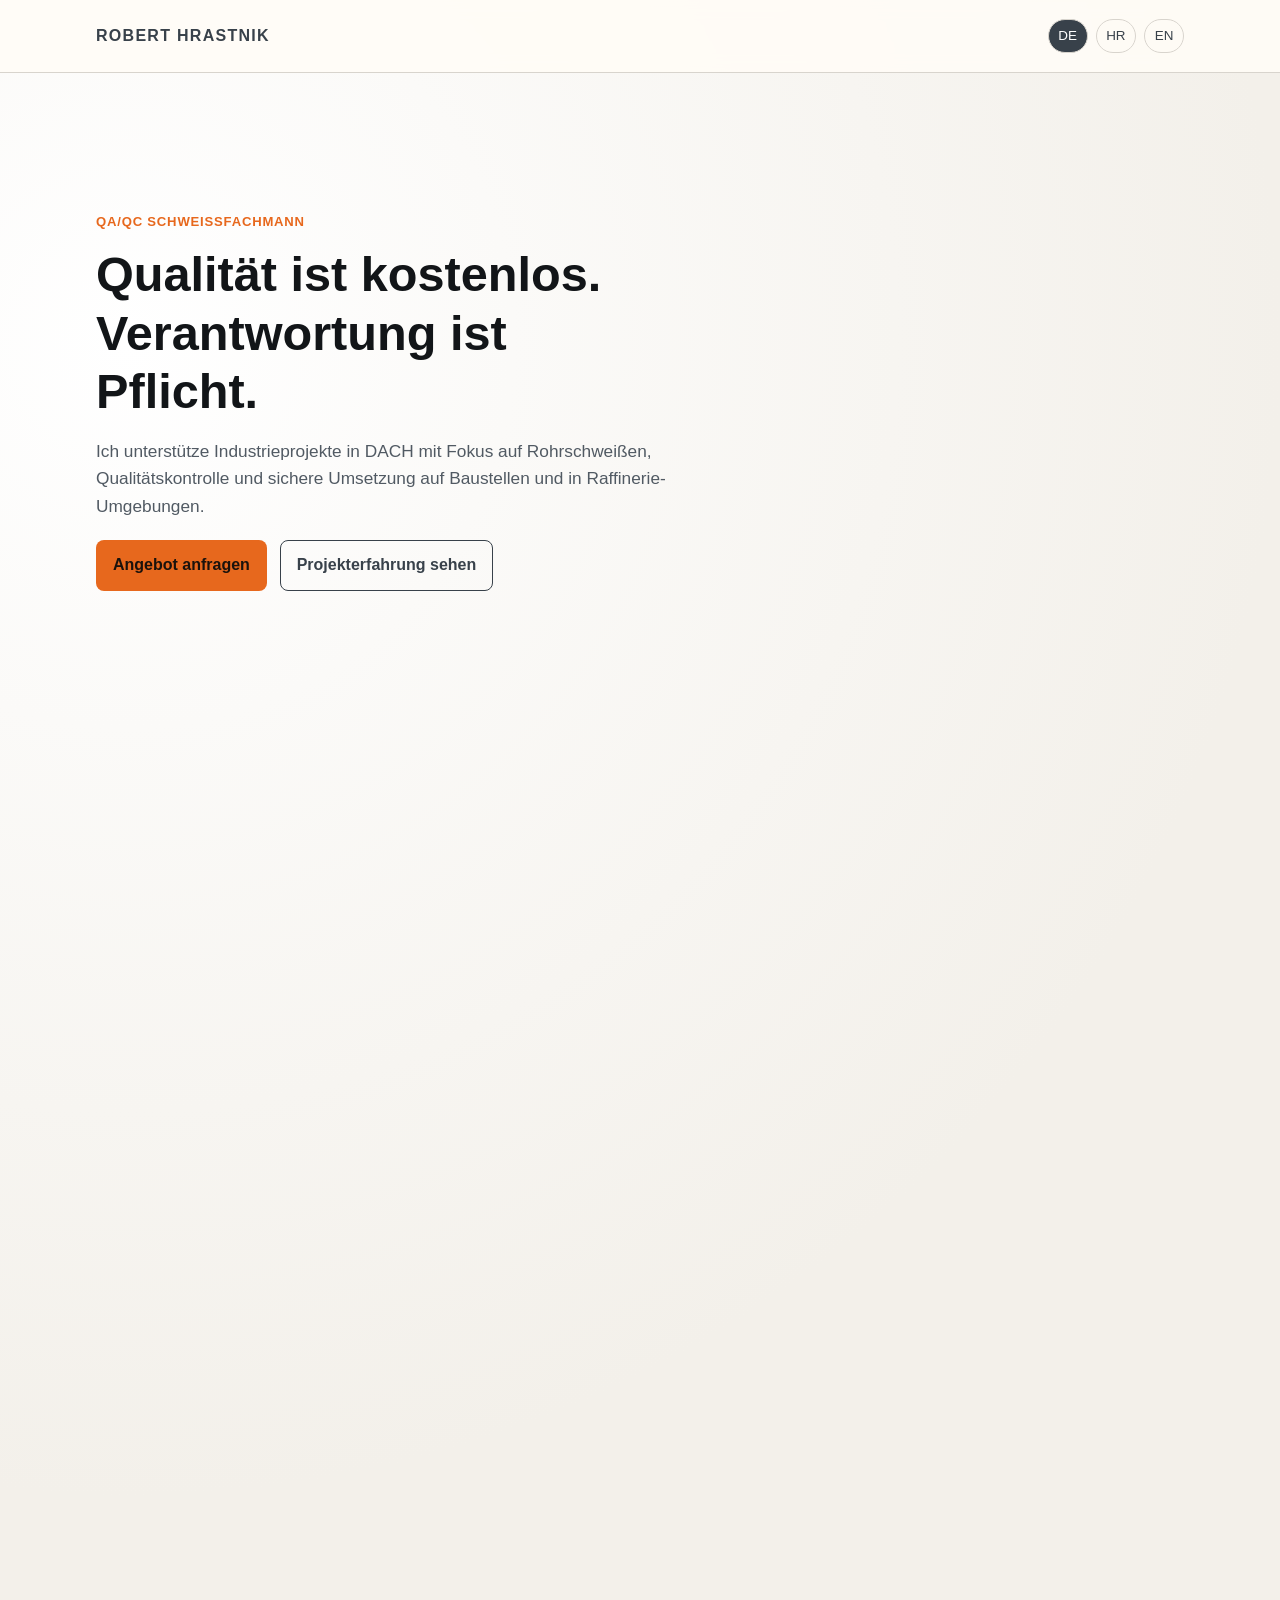
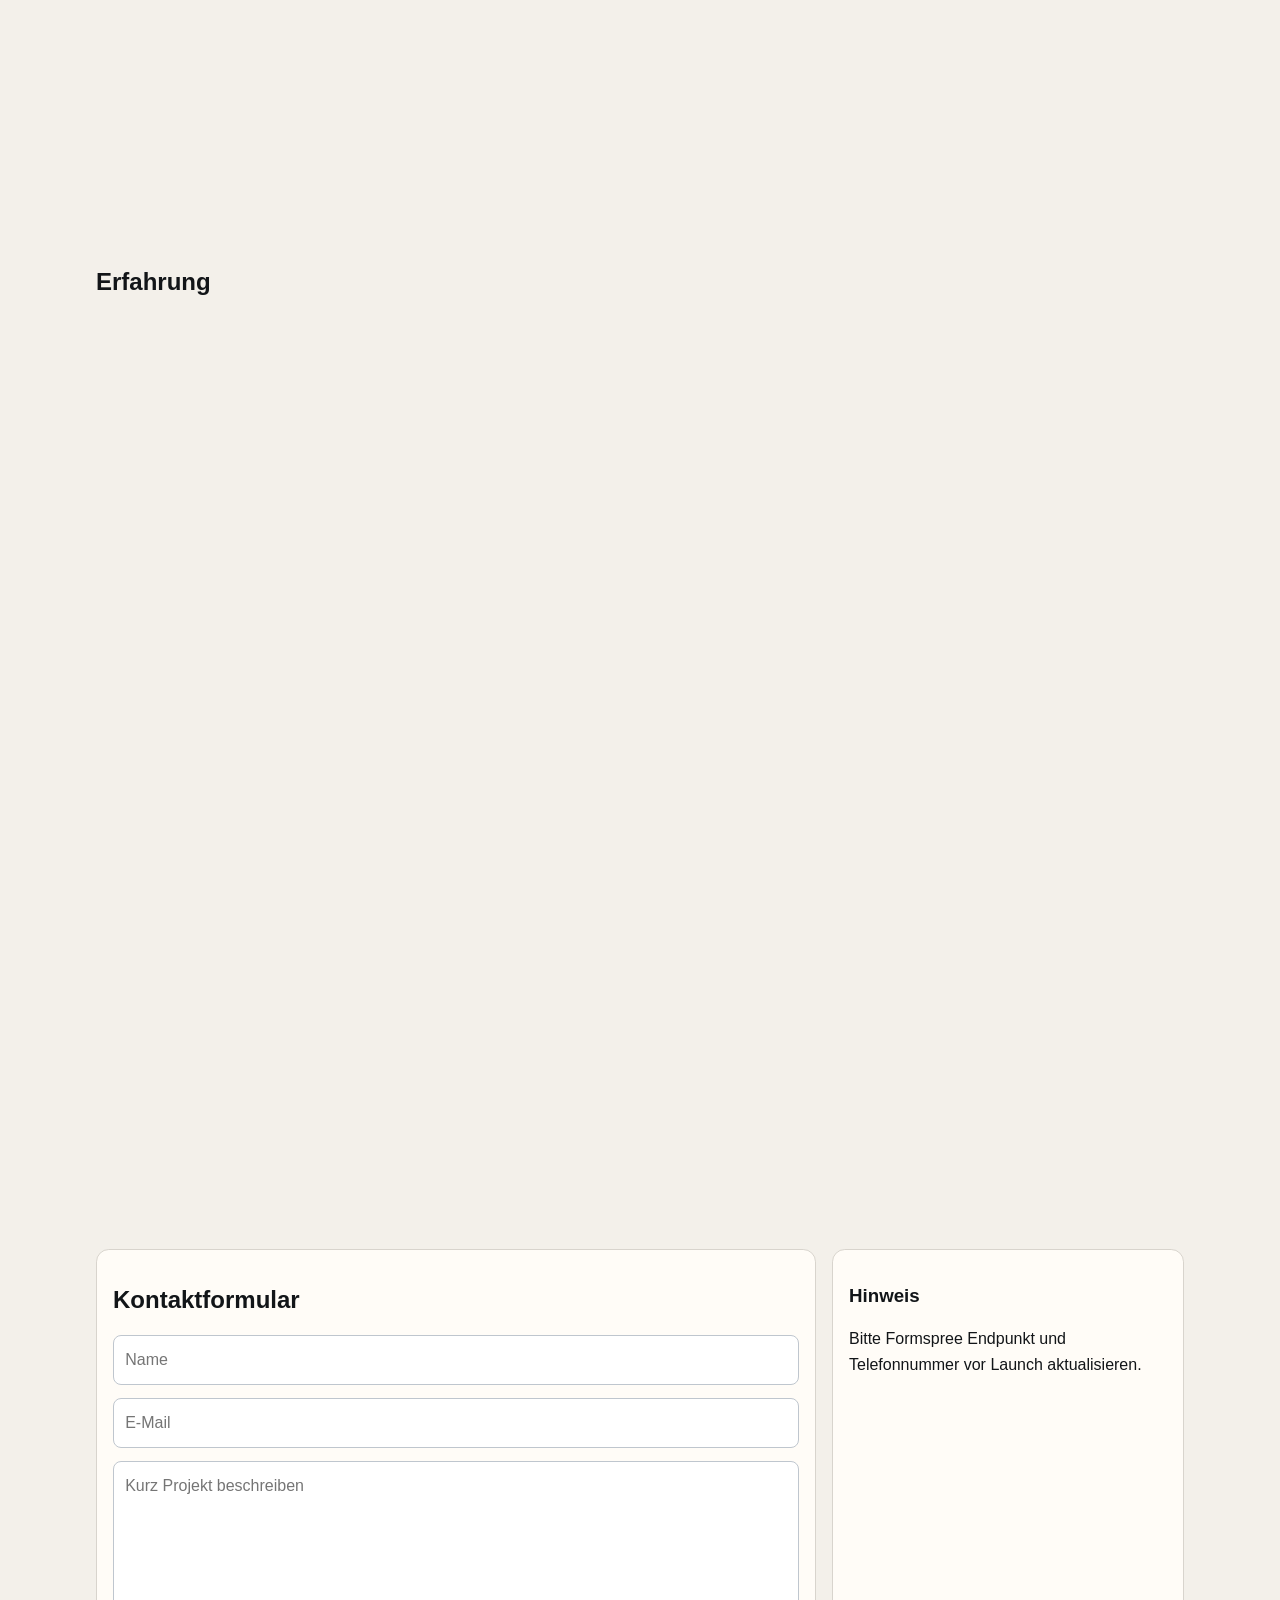
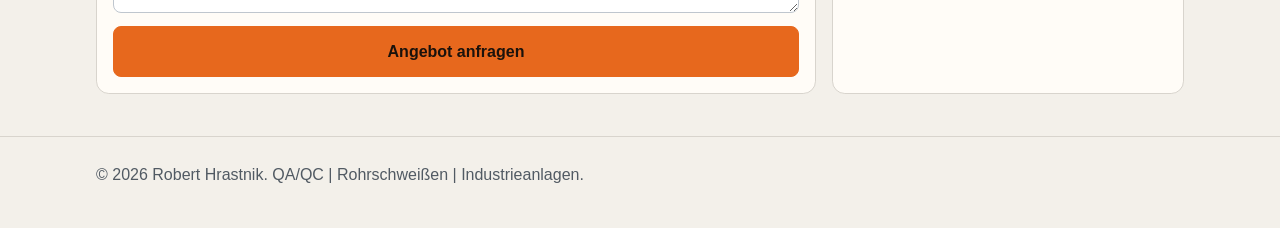
<file: index.html>
﻿<!doctype html>
<html lang="en">
<head>
  <meta charset="UTF-8">
  <meta http-equiv="refresh" content="0; url=./de/">
  <meta name="viewport" content="width=device-width, initial-scale=1">
  <title>Robert Hrastnik | QA/QC Welding</title>
  <meta name="description" content="Multilingual welding profile website for Robert Hrastnik.">
  <link rel="canonical" href="https://itforsociety.github.io/hrastnik-schweisstechnik/">
  <link rel="alternate" hreflang="de" href="https://itforsociety.github.io/hrastnik-schweisstechnik/de/">
  <link rel="alternate" hreflang="hr" href="https://itforsociety.github.io/hrastnik-schweisstechnik/hr/">
  <link rel="alternate" hreflang="en" href="https://itforsociety.github.io/hrastnik-schweisstechnik/en/">
  <link rel="alternate" hreflang="x-default" href="https://itforsociety.github.io/hrastnik-schweisstechnik/de/">
</head>
<body>
  <p>Weiterleitung... If not redirected, open <a href="./de/">Deutsch</a>.</p>
</body>
</html>
</file>
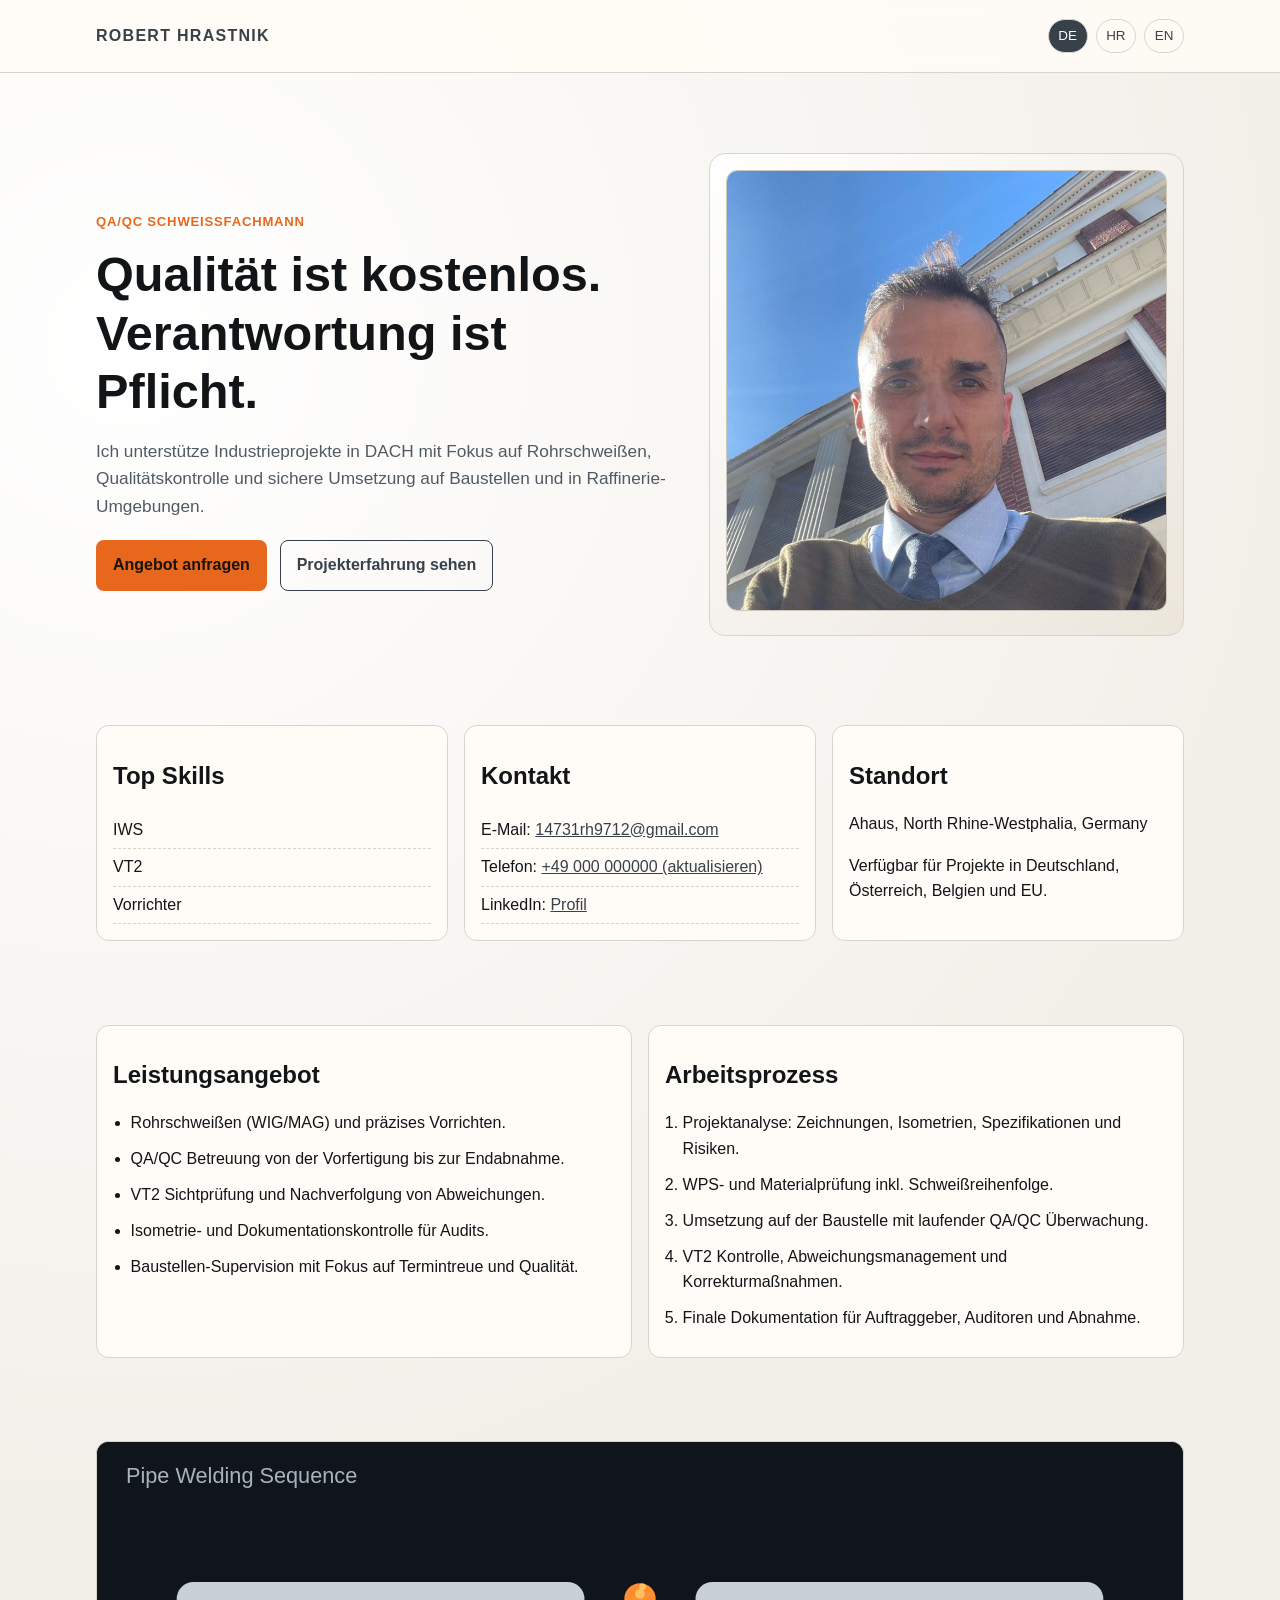
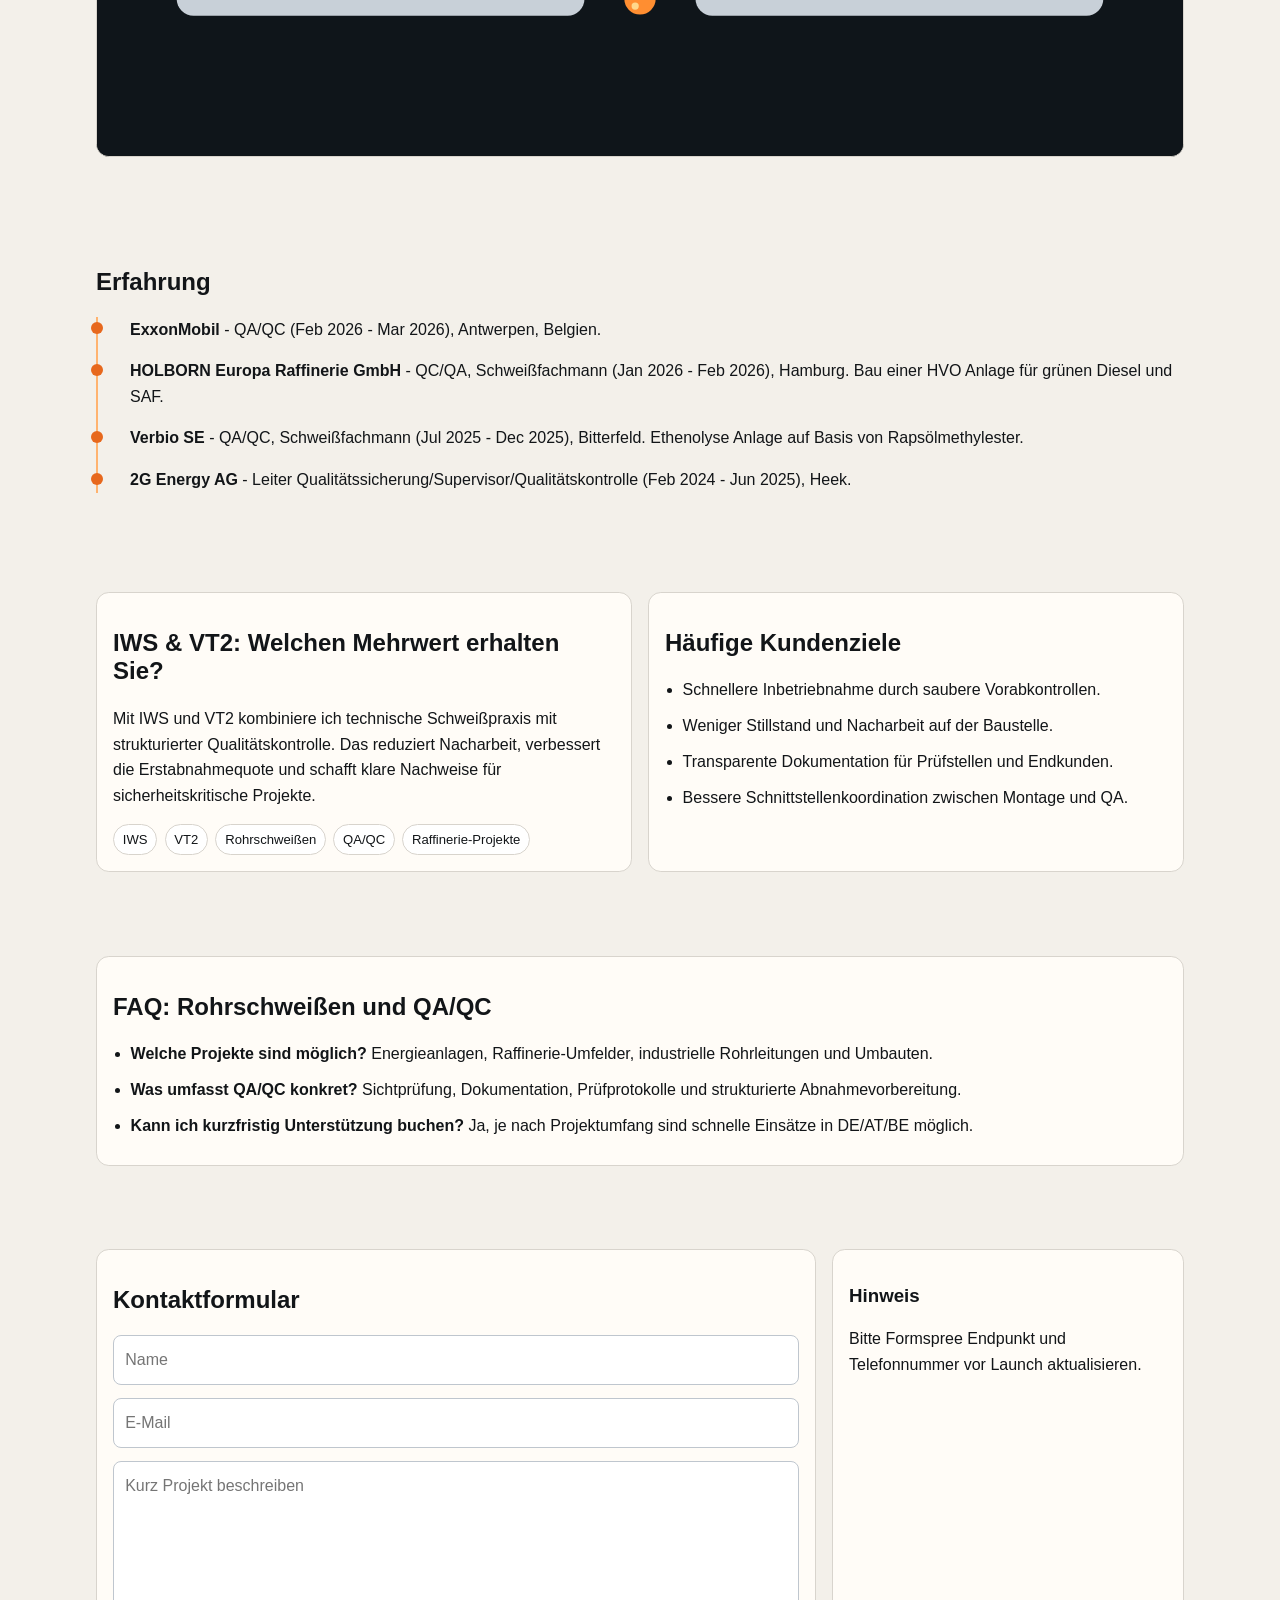
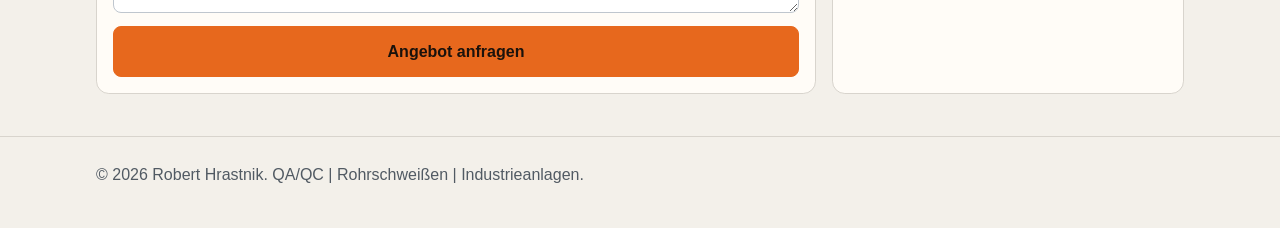
<file: de/index.html>
﻿<!doctype html>
<html lang="de">
<head>
  <meta charset="UTF-8">
  <meta name="viewport" content="width=device-width, initial-scale=1">
  <title>Hrastnik Schweißtechnik | QA/QC, Rohrschweißen und Qualitätskontrolle</title>
  <meta name="description" content="Hrastnik Schweißtechnik: QA/QC Schweißfachmann für Rohrschweißen, VT2 Sichtprüfung, Dokumentation und Baustellenkoordination in Deutschland und DACH.">
  <meta name="robots" content="index, follow">
  <link rel="canonical" href="https://itforsociety.github.io/hrastnik-schweisstechnik/de/">
  <link rel="alternate" hreflang="de" href="https://itforsociety.github.io/hrastnik-schweisstechnik/de/">
  <link rel="alternate" hreflang="hr" href="https://itforsociety.github.io/hrastnik-schweisstechnik/hr/">
  <link rel="alternate" hreflang="en" href="https://itforsociety.github.io/hrastnik-schweisstechnik/en/">
  <link rel="alternate" hreflang="x-default" href="https://itforsociety.github.io/hrastnik-schweisstechnik/de/">
  <meta property="og:title" content="Robert Hrastnik | QA/QC Schweißfachmann">
  <meta property="og:description" content="Rohrschweißen, Qualitätskontrolle und Industrieanlagen in DACH.">
  <meta property="og:type" content="website">
  <meta property="og:url" content="https://itforsociety.github.io/hrastnik-schweisstechnik/de/">
  <meta property="og:locale" content="de_DE">
  <link rel="stylesheet" href="../assets/css/main.css">
  <script type="application/ld+json">
  {
    "@context":"https://schema.org",
    "@type":"Person",
    "name":"Robert Hrastnik",
    "jobTitle":"QA/QC Schweißfachmann",
    "address":{"@type":"PostalAddress","addressLocality":"Ahaus","addressRegion":"North Rhine-Westphalia","addressCountry":"DE"},
    "email":"mailto:14731rh9712@gmail.com",
    "sameAs":["https://www.linkedin.com/in/robert-hrastnik-047944379"],
    "knowsAbout":["IWS","VT2","Vorrichter","Rohrschweißen","Qualitätskontrolle"]
  }
  </script>
  <script type="application/ld+json">
  {
    "@context":"https://schema.org",
    "@type":"Service",
    "serviceType":"Rohrschweißen und QA/QC Begleitung",
    "provider":{"@type":"Person","name":"Robert Hrastnik"},
    "areaServed":["DE","AT","BE","EU"],
    "hasOfferCatalog":{
      "@type":"OfferCatalog",
      "name":"Leistungsangebot",
      "itemListElement":[
        {"@type":"Offer","itemOffered":{"@type":"Service","name":"Rohrschweißen und Vorrichten"}},
        {"@type":"Offer","itemOffered":{"@type":"Service","name":"QA/QC Dokumentation und Abnahmevorbereitung"}},
        {"@type":"Offer","itemOffered":{"@type":"Service","name":"VT2 Sichtprüfung und Qualitätskontrolle"}}
      ]
    }
  }
  </script>
</head>
<body>
  <header class="site-header">
    <div class="wrap nav">
      <a class="brand" href="./">Robert Hrastnik</a>
      <nav class="lang-switch" aria-label="Sprachauswahl">
        <a href="../de/" aria-current="true">DE</a>
        <a href="../hr/">HR</a>
        <a href="../en/">EN</a>
      </nav>
    </div>
  </header>

  <main>
    <section class="hero">
      <div class="wrap hero-grid">
        <div>
          <p class="kicker">QA/QC Schweißfachmann</p>
          <h1>Qualität ist kostenlos. Verantwortung ist Pflicht.</h1>
          <p class="lead">Ich unterstütze Industrieprojekte in DACH mit Fokus auf Rohrschweißen, Qualitätskontrolle und sichere Umsetzung auf Baustellen und in Raffinerie-Umgebungen.</p>
          <div class="cta-row">
            <a class="btn btn-primary" href="#kontakt">Angebot anfragen</a>
            <a class="btn btn-secondary" href="#erfahrung">Projekterfahrung sehen</a>
          </div>
        </div>
        <aside class="photo-card reveal">
          <img class="profile-photo" src="../profilePicture.jpg" alt="Robert Hrastnik, QA/QC Schweißfachmann in Ahaus">
        </aside>
      </div>
    </section>

    <section>
      <div class="wrap grid-3">
        <article class="card reveal">
          <h2>Top Skills</h2>
          <ul class="skills-list">
            <li>IWS</li>
            <li>VT2</li>
            <li>Vorrichter</li>
          </ul>
        </article>
        <article class="card reveal">
          <h2>Kontakt</h2>
          <ul class="contact-list">
            <li>E-Mail: <a href="mailto:14731rh9712@gmail.com">14731rh9712@gmail.com</a></li>
            <li>Telefon: <a href="tel:+49000000000">+49 000 000000 (aktualisieren)</a></li>
            <li>LinkedIn: <a href="https://www.linkedin.com/in/robert-hrastnik-047944379">Profil</a></li>
          </ul>
        </article>
        <article class="card reveal">
          <h2>Standort</h2>
          <p>Ahaus, North Rhine-Westphalia, Germany</p>
          <p>Verfügbar für Projekte in Deutschland, Österreich, Belgien und EU.</p>
        </article>
      </div>
    </section>

    <section id="leistungen">
      <div class="wrap grid-2">
        <article class="card reveal">
          <h2>Leistungsangebot</h2>
          <ul class="offer-list">
            <li>Rohrschweißen (WIG/MAG) und präzises Vorrichten.</li>
            <li>QA/QC Betreuung von der Vorfertigung bis zur Endabnahme.</li>
            <li>VT2 Sichtprüfung und Nachverfolgung von Abweichungen.</li>
            <li>Isometrie- und Dokumentationskontrolle für Audits.</li>
            <li>Baustellen-Supervision mit Fokus auf Termintreue und Qualität.</li>
          </ul>
        </article>
        <article class="card reveal">
          <h2>Arbeitsprozess</h2>
          <ol class="process-list">
            <li>Projektanalyse: Zeichnungen, Isometrien, Spezifikationen und Risiken.</li>
            <li>WPS- und Materialprüfung inkl. Schweißreihenfolge.</li>
            <li>Umsetzung auf der Baustelle mit laufender QA/QC Überwachung.</li>
            <li>VT2 Kontrolle, Abweichungsmanagement und Korrekturmaßnahmen.</li>
            <li>Finale Dokumentation für Auftraggeber, Auditoren und Abnahme.</li>
          </ol>
        </article>
      </div>
    </section>

    <section>
      <div class="wrap">
        <svg class="weld-scene reveal" viewBox="0 0 900 260" role="img" aria-label="Animierte Rohrverbindung mit Schweißfunken">
          <rect x="0" y="0" width="900" height="260" fill="#0f151a"></rect>
          <path class="pipe-glow" d="M80 130 H390" stroke="#c8d0d8" stroke-width="28" fill="none" stroke-linecap="round"></path>
          <path class="pipe-glow" d="M510 130 H820" stroke="#c8d0d8" stroke-width="28" fill="none" stroke-linecap="round"></path>
          <circle class="weld-core" cx="450" cy="130" r="13" fill="#ff8e31"></circle>
          <circle class="spark" cx="450" cy="126" r="4" fill="#ffc15f"></circle>
          <circle class="spark" cx="446" cy="136" r="3" fill="#ffd88b" style="animation-delay:0.4s"></circle>
          <circle class="spark" cx="452" cy="120" r="2.8" fill="#ffc15f" style="animation-delay:0.8s"></circle>
          <text x="24" y="34" fill="#a8b3bf" font-size="18">Pipe Welding Sequence</text>
        </svg>
      </div>
    </section>

    <section id="erfahrung">
      <div class="wrap">
        <h2>Erfahrung</h2>
        <ul class="timeline reveal">
          <li><strong>ExxonMobil</strong> - QA/QC (Feb 2026 - Mar 2026), Antwerpen, Belgien.</li>
          <li><strong>HOLBORN Europa Raffinerie GmbH</strong> - QC/QA, Schweißfachmann (Jan 2026 - Feb 2026), Hamburg. Bau einer HVO Anlage für grünen Diesel und SAF.</li>
          <li><strong>Verbio SE</strong> - QA/QC, Schweißfachmann (Jul 2025 - Dec 2025), Bitterfeld. Ethenolyse Anlage auf Basis von Rapsölmethylester.</li>
          <li><strong>2G Energy AG</strong> - Leiter Qualitätssicherung/Supervisor/Qualitätskontrolle (Feb 2024 - Jun 2025), Heek.</li>
        </ul>
      </div>
    </section>

    <section>
      <div class="wrap grid-2">
        <article class="card reveal">
          <h2>IWS & VT2: Welchen Mehrwert erhalten Sie?</h2>
          <p>Mit IWS und VT2 kombiniere ich technische Schweißpraxis mit strukturierter Qualitätskontrolle. Das reduziert Nacharbeit, verbessert die Erstabnahmequote und schafft klare Nachweise für sicherheitskritische Projekte.</p>
          <div class="tag-row" aria-label="Kompetenz-Tags">
            <span class="tag">IWS</span>
            <span class="tag">VT2</span>
            <span class="tag">Rohrschweißen</span>
            <span class="tag">QA/QC</span>
            <span class="tag">Raffinerie-Projekte</span>
          </div>
        </article>
        <article class="card reveal">
          <h2>Häufige Kundenziele</h2>
          <ul class="offer-list">
            <li>Schnellere Inbetriebnahme durch saubere Vorabkontrollen.</li>
            <li>Weniger Stillstand und Nacharbeit auf der Baustelle.</li>
            <li>Transparente Dokumentation für Prüfstellen und Endkunden.</li>
            <li>Bessere Schnittstellenkoordination zwischen Montage und QA.</li>
          </ul>
        </article>
      </div>
    </section>

    <section id="faq">
      <div class="wrap">
        <article class="card reveal">
          <h2>FAQ: Rohrschweißen und QA/QC</h2>
          <ul class="faq-list">
            <li><strong>Welche Projekte sind möglich?</strong> Energieanlagen, Raffinerie-Umfelder, industrielle Rohrleitungen und Umbauten.</li>
            <li><strong>Was umfasst QA/QC konkret?</strong> Sichtprüfung, Dokumentation, Prüfprotokolle und strukturierte Abnahmevorbereitung.</li>
            <li><strong>Kann ich kurzfristig Unterstützung buchen?</strong> Ja, je nach Projektumfang sind schnelle Einsätze in DE/AT/BE möglich.</li>
          </ul>
        </article>
      </div>
    </section>

    <section id="kontakt">
      <div class="wrap grid-3">
        <article class="card" style="grid-column: span 2;">
          <h2>Kontaktformular</h2>
          <form class="form-grid" action="https://formspree.io/f/your-form-id" method="POST">
            <input type="text" name="name" placeholder="Name" required>
            <input type="email" name="email" placeholder="E-Mail" required>
            <textarea name="message" rows="5" placeholder="Kurz Projekt beschreiben" required></textarea>
            <input type="text" name="_gotcha" style="display:none" tabindex="-1" autocomplete="off">
            <button type="submit">Angebot anfragen</button>
          </form>
        </article>
        <article class="card">
          <h3>Hinweis</h3>
          <p>Bitte Formspree Endpunkt und Telefonnummer vor Launch aktualisieren.</p>
        </article>
      </div>
    </section>
  </main>

  <footer class="footer">
    <div class="wrap">© 2026 Robert Hrastnik. QA/QC | Rohrschweißen | Industrieanlagen.</div>
  </footer>

  <script src="../assets/js/app.js" defer></script>
</body>
</html>
</file>
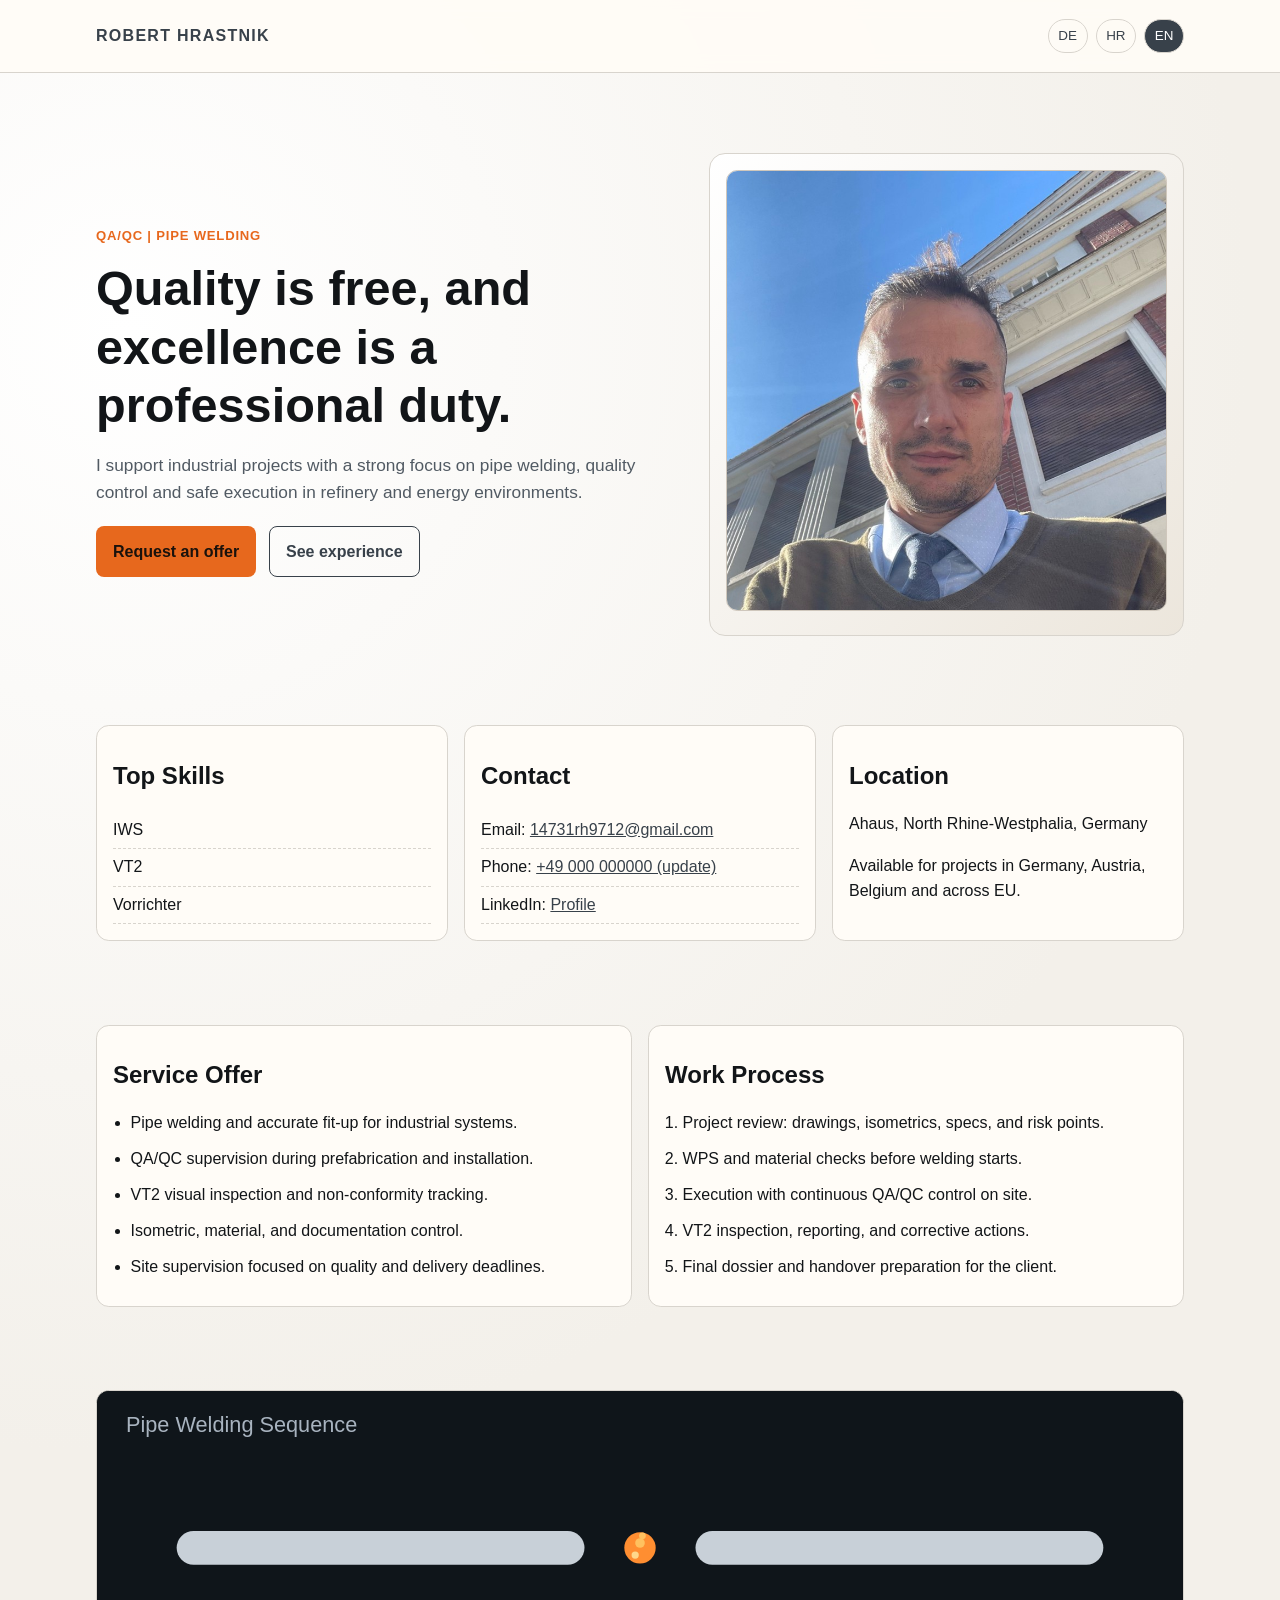
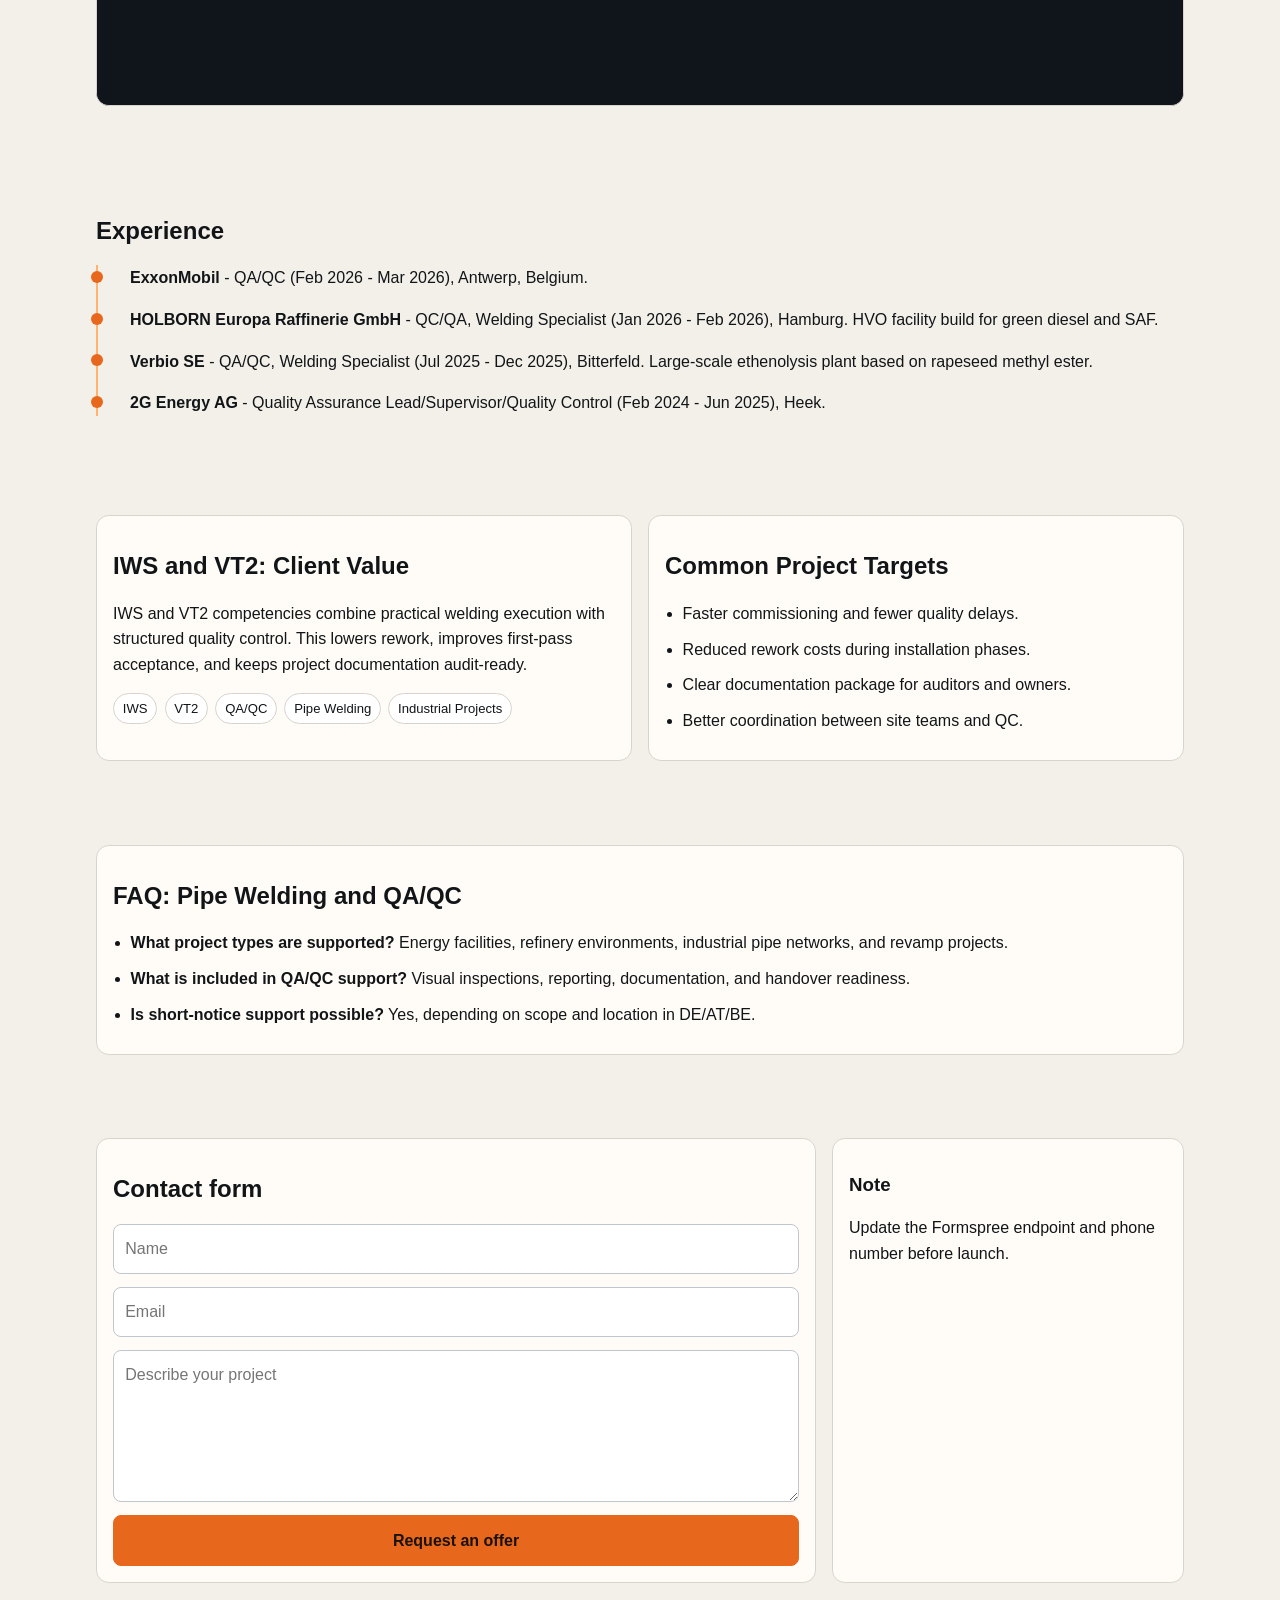
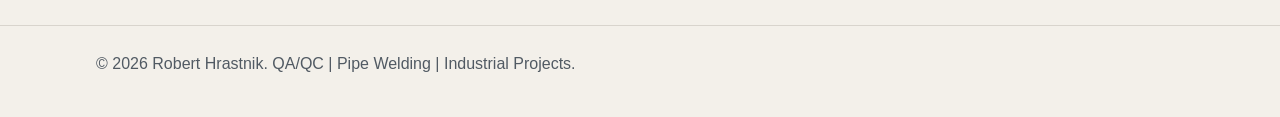
<file: en/index.html>
﻿<!doctype html>
<html lang="en">
<head>
  <meta charset="UTF-8">
  <meta name="viewport" content="width=device-width, initial-scale=1">
  <title>Hrastnik Schweißtechnik | QA/QC and Pipe Welding Services</title>
  <meta name="description" content="QA/QC welding specialist for pipe welding, VT2 visual inspection, and industrial delivery. From planning and supervision to final documentation.">
  <meta name="robots" content="index, follow">
  <link rel="canonical" href="https://itforsociety.github.io/hrastnik-schweisstechnik/en/">
  <link rel="alternate" hreflang="de" href="https://itforsociety.github.io/hrastnik-schweisstechnik/de/">
  <link rel="alternate" hreflang="hr" href="https://itforsociety.github.io/hrastnik-schweisstechnik/hr/">
  <link rel="alternate" hreflang="en" href="https://itforsociety.github.io/hrastnik-schweisstechnik/en/">
  <link rel="alternate" hreflang="x-default" href="https://itforsociety.github.io/hrastnik-schweisstechnik/de/">
  <meta property="og:title" content="Robert Hrastnik | QA/QC Welding Specialist">
  <meta property="og:description" content="Pipe welding, quality control and industrial project delivery.">
  <meta property="og:type" content="website">
  <meta property="og:url" content="https://itforsociety.github.io/hrastnik-schweisstechnik/en/">
  <meta property="og:locale" content="en_US">
  <link rel="stylesheet" href="../assets/css/main.css">
  <script type="application/ld+json">
  {
    "@context":"https://schema.org",
    "@type":"Service",
    "serviceType":"Pipe welding and QA/QC supervision",
    "provider":{"@type":"Person","name":"Robert Hrastnik"},
    "areaServed":["DE","AT","BE","EU"],
    "hasOfferCatalog":{
      "@type":"OfferCatalog",
      "name":"Service offer",
      "itemListElement":[
        {"@type":"Offer","itemOffered":{"@type":"Service","name":"Pipe welding and fit-up"}},
        {"@type":"Offer","itemOffered":{"@type":"Service","name":"QA/QC documentation and handover support"}},
        {"@type":"Offer","itemOffered":{"@type":"Service","name":"VT2 visual inspection"}}
      ]
    }
  }
  </script>
</head>
<body>
  <header class="site-header">
    <div class="wrap nav">
      <a class="brand" href="./">Robert Hrastnik</a>
      <nav class="lang-switch" aria-label="Language selector">
        <a href="../de/">DE</a>
        <a href="../hr/">HR</a>
        <a href="../en/" aria-current="true">EN</a>
      </nav>
    </div>
  </header>

  <main>
    <section class="hero">
      <div class="wrap hero-grid">
        <div>
          <p class="kicker">QA/QC | Pipe Welding</p>
          <h1>Quality is free, and excellence is a professional duty.</h1>
          <p class="lead">I support industrial projects with a strong focus on pipe welding, quality control and safe execution in refinery and energy environments.</p>
          <div class="cta-row">
            <a class="btn btn-primary" href="#contact">Request an offer</a>
            <a class="btn btn-secondary" href="#experience">See experience</a>
          </div>
        </div>
        <aside class="photo-card reveal">
          <img class="profile-photo" src="../profilePicture.jpg" alt="Robert Hrastnik, QA/QC welding specialist based in Ahaus">
        </aside>
      </div>
    </section>

    <section>
      <div class="wrap grid-3">
        <article class="card reveal">
          <h2>Top Skills</h2>
          <ul class="skills-list">
            <li>IWS</li>
            <li>VT2</li>
            <li>Vorrichter</li>
          </ul>
        </article>
        <article class="card reveal">
          <h2>Contact</h2>
          <ul class="contact-list">
            <li>Email: <a href="mailto:14731rh9712@gmail.com">14731rh9712@gmail.com</a></li>
            <li>Phone: <a href="tel:+49000000000">+49 000 000000 (update)</a></li>
            <li>LinkedIn: <a href="https://www.linkedin.com/in/robert-hrastnik-047944379">Profile</a></li>
          </ul>
        </article>
        <article class="card reveal">
          <h2>Location</h2>
          <p>Ahaus, North Rhine-Westphalia, Germany</p>
          <p>Available for projects in Germany, Austria, Belgium and across EU.</p>
        </article>
      </div>
    </section>

    <section id="services">
      <div class="wrap grid-2">
        <article class="card reveal">
          <h2>Service Offer</h2>
          <ul class="offer-list">
            <li>Pipe welding and accurate fit-up for industrial systems.</li>
            <li>QA/QC supervision during prefabrication and installation.</li>
            <li>VT2 visual inspection and non-conformity tracking.</li>
            <li>Isometric, material, and documentation control.</li>
            <li>Site supervision focused on quality and delivery deadlines.</li>
          </ul>
        </article>
        <article class="card reveal">
          <h2>Work Process</h2>
          <ol class="process-list">
            <li>Project review: drawings, isometrics, specs, and risk points.</li>
            <li>WPS and material checks before welding starts.</li>
            <li>Execution with continuous QA/QC control on site.</li>
            <li>VT2 inspection, reporting, and corrective actions.</li>
            <li>Final dossier and handover preparation for the client.</li>
          </ol>
        </article>
      </div>
    </section>

    <section>
      <div class="wrap">
        <svg class="weld-scene reveal" viewBox="0 0 900 260" role="img" aria-label="Animated pipe weld connection with sparks">
          <rect x="0" y="0" width="900" height="260" fill="#0f151a"></rect>
          <path class="pipe-glow" d="M80 130 H390" stroke="#c8d0d8" stroke-width="28" fill="none" stroke-linecap="round"></path>
          <path class="pipe-glow" d="M510 130 H820" stroke="#c8d0d8" stroke-width="28" fill="none" stroke-linecap="round"></path>
          <circle class="weld-core" cx="450" cy="130" r="13" fill="#ff8e31"></circle>
          <circle class="spark" cx="450" cy="126" r="4" fill="#ffc15f"></circle>
          <circle class="spark" cx="446" cy="136" r="3" fill="#ffd88b" style="animation-delay:0.4s"></circle>
          <circle class="spark" cx="452" cy="120" r="2.8" fill="#ffc15f" style="animation-delay:0.8s"></circle>
          <text x="24" y="34" fill="#a8b3bf" font-size="18">Pipe Welding Sequence</text>
        </svg>
      </div>
    </section>

    <section id="experience">
      <div class="wrap">
        <h2>Experience</h2>
        <ul class="timeline reveal">
          <li><strong>ExxonMobil</strong> - QA/QC (Feb 2026 - Mar 2026), Antwerp, Belgium.</li>
          <li><strong>HOLBORN Europa Raffinerie GmbH</strong> - QC/QA, Welding Specialist (Jan 2026 - Feb 2026), Hamburg. HVO facility build for green diesel and SAF.</li>
          <li><strong>Verbio SE</strong> - QA/QC, Welding Specialist (Jul 2025 - Dec 2025), Bitterfeld. Large-scale ethenolysis plant based on rapeseed methyl ester.</li>
          <li><strong>2G Energy AG</strong> - Quality Assurance Lead/Supervisor/Quality Control (Feb 2024 - Jun 2025), Heek.</li>
        </ul>
      </div>
    </section>

    <section>
      <div class="wrap grid-2">
        <article class="card reveal">
          <h2>IWS and VT2: Client Value</h2>
          <p>IWS and VT2 competencies combine practical welding execution with structured quality control. This lowers rework, improves first-pass acceptance, and keeps project documentation audit-ready.</p>
          <div class="tag-row" aria-label="Competency tags">
            <span class="tag">IWS</span>
            <span class="tag">VT2</span>
            <span class="tag">QA/QC</span>
            <span class="tag">Pipe Welding</span>
            <span class="tag">Industrial Projects</span>
          </div>
        </article>
        <article class="card reveal">
          <h2>Common Project Targets</h2>
          <ul class="offer-list">
            <li>Faster commissioning and fewer quality delays.</li>
            <li>Reduced rework costs during installation phases.</li>
            <li>Clear documentation package for auditors and owners.</li>
            <li>Better coordination between site teams and QC.</li>
          </ul>
        </article>
      </div>
    </section>

    <section id="faq">
      <div class="wrap">
        <article class="card reveal">
          <h2>FAQ: Pipe Welding and QA/QC</h2>
          <ul class="faq-list">
            <li><strong>What project types are supported?</strong> Energy facilities, refinery environments, industrial pipe networks, and revamp projects.</li>
            <li><strong>What is included in QA/QC support?</strong> Visual inspections, reporting, documentation, and handover readiness.</li>
            <li><strong>Is short-notice support possible?</strong> Yes, depending on scope and location in DE/AT/BE.</li>
          </ul>
        </article>
      </div>
    </section>

    <section id="contact">
      <div class="wrap grid-3">
        <article class="card" style="grid-column: span 2;">
          <h2>Contact form</h2>
          <form class="form-grid" action="https://formspree.io/f/your-form-id" method="POST">
            <input type="text" name="name" placeholder="Name" required>
            <input type="email" name="email" placeholder="Email" required>
            <textarea name="message" rows="5" placeholder="Describe your project" required></textarea>
            <input type="text" name="_gotcha" style="display:none" tabindex="-1" autocomplete="off">
            <button type="submit">Request an offer</button>
          </form>
        </article>
        <article class="card">
          <h3>Note</h3>
          <p>Update the Formspree endpoint and phone number before launch.</p>
        </article>
      </div>
    </section>
  </main>

  <footer class="footer">
    <div class="wrap">© 2026 Robert Hrastnik. QA/QC | Pipe Welding | Industrial Projects.</div>
  </footer>

  <script src="../assets/js/app.js" defer></script>
</body>
</html>
</file>
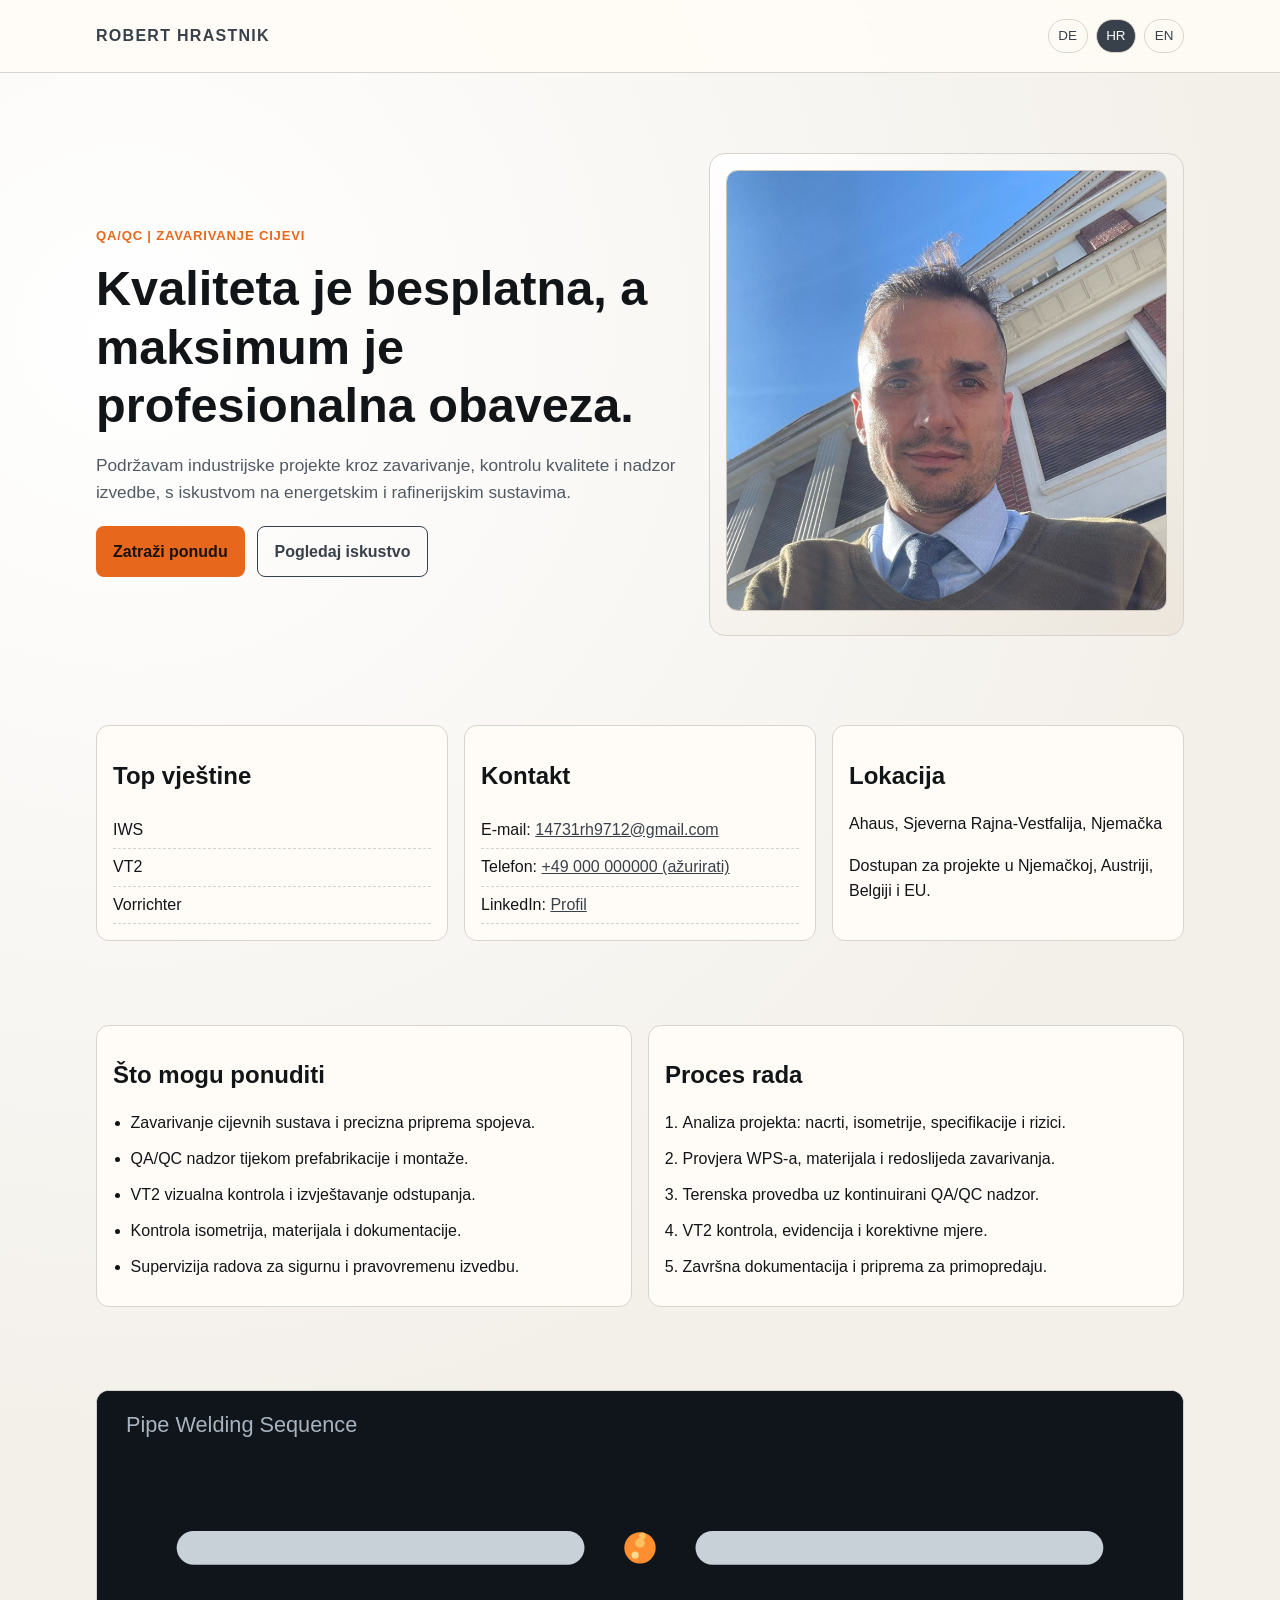
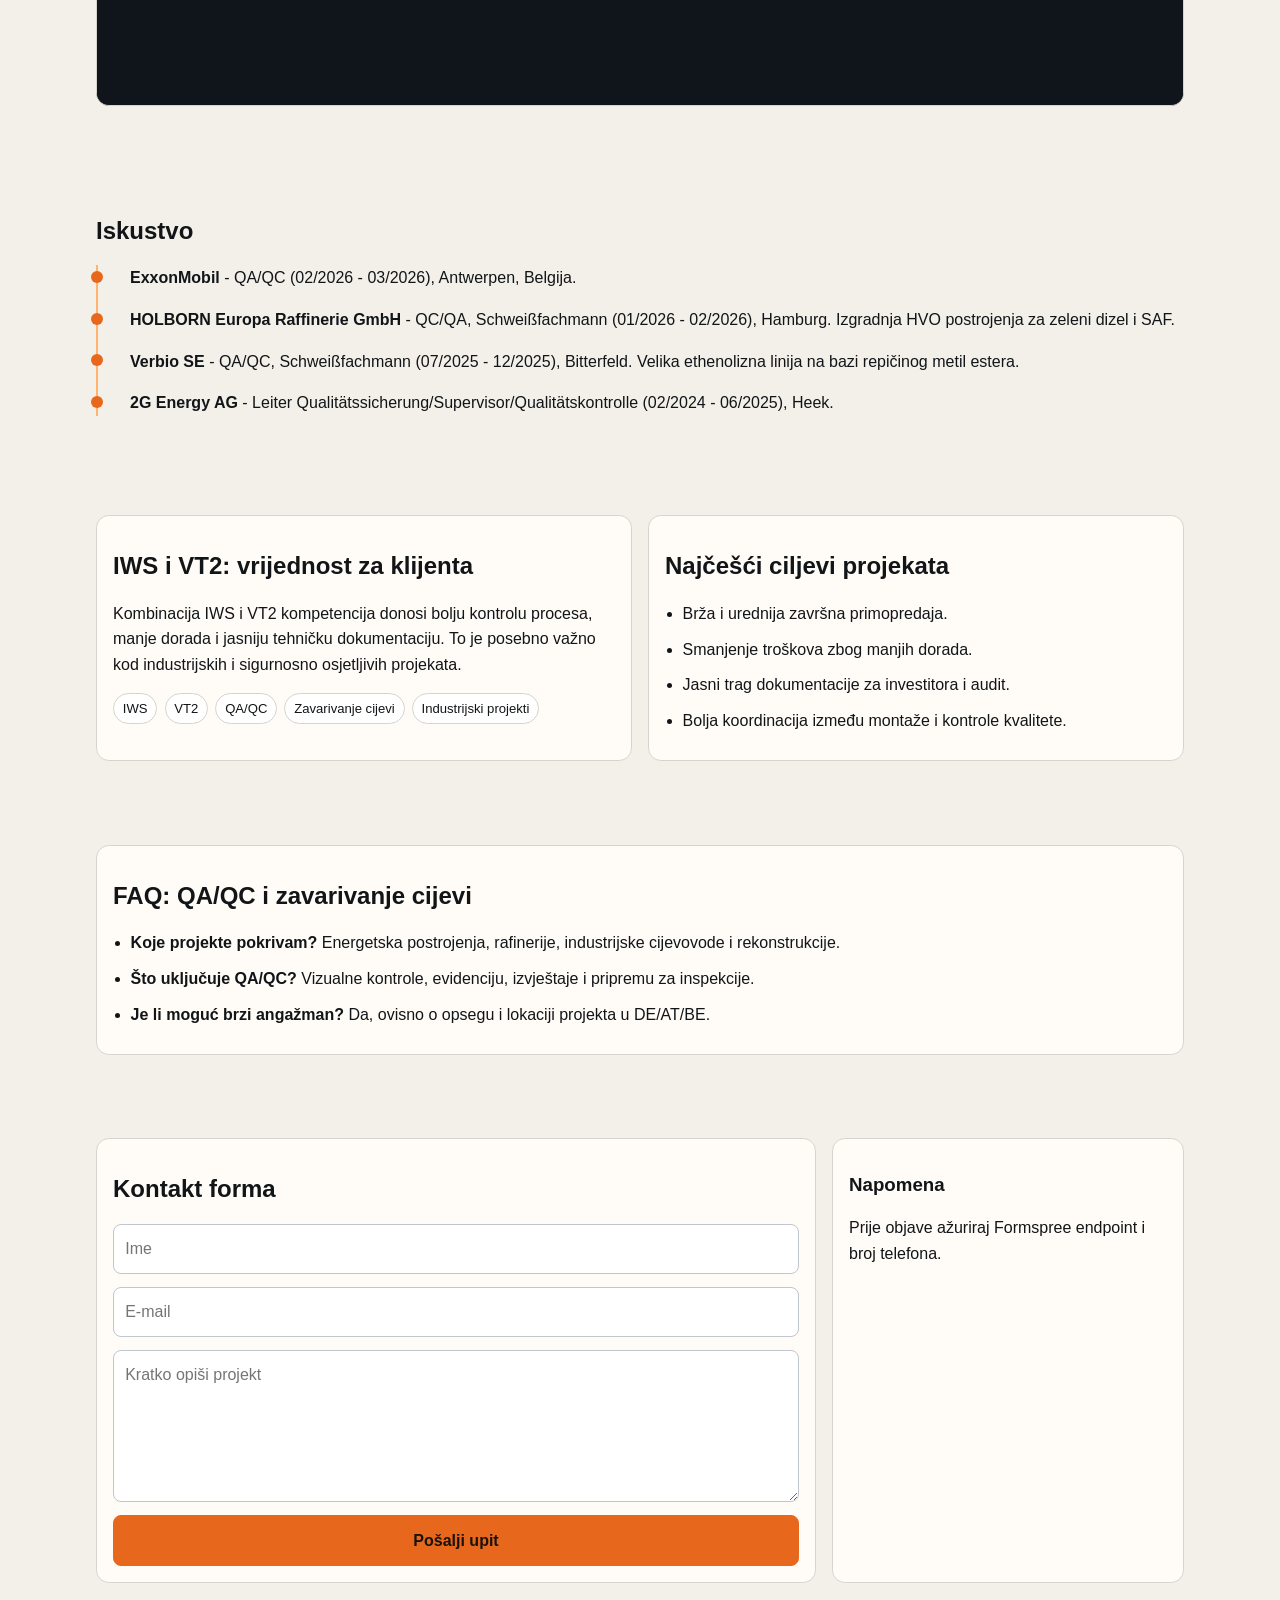
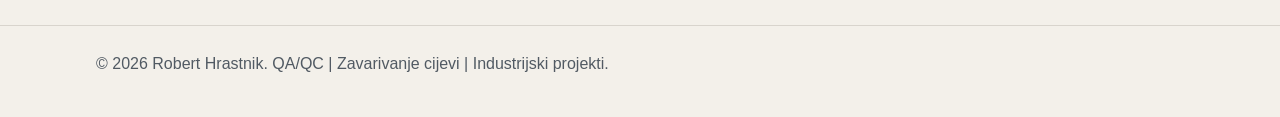
<file: hr/index.html>
﻿<!doctype html>
<html lang="hr">
<head>
  <meta charset="UTF-8">
  <meta name="viewport" content="width=device-width, initial-scale=1">
  <title>Hrastnik Schweißtechnik | QA/QC i zavarivanje cijevi</title>
  <meta name="description" content="QA/QC stručnjak za zavarivanje cijevi, VT2 vizualnu kontrolu i industrijske projekte. Podrška od pripreme do završne dokumentacije.">
  <meta name="robots" content="index, follow">
  <link rel="canonical" href="https://itforsociety.github.io/hrastnik-schweisstechnik/hr/">
  <link rel="alternate" hreflang="de" href="https://itforsociety.github.io/hrastnik-schweisstechnik/de/">
  <link rel="alternate" hreflang="hr" href="https://itforsociety.github.io/hrastnik-schweisstechnik/hr/">
  <link rel="alternate" hreflang="en" href="https://itforsociety.github.io/hrastnik-schweisstechnik/en/">
  <link rel="alternate" hreflang="x-default" href="https://itforsociety.github.io/hrastnik-schweisstechnik/de/">
  <meta property="og:title" content="Robert Hrastnik | QA/QC zavarivanje">
  <meta property="og:description" content="Zavarivanje cijevi, kontrola kvalitete i industrijski projekti.">
  <meta property="og:type" content="website">
  <meta property="og:url" content="https://itforsociety.github.io/hrastnik-schweisstechnik/hr/">
  <meta property="og:locale" content="hr_HR">
  <link rel="stylesheet" href="../assets/css/main.css">
  <script type="application/ld+json">
  {
    "@context":"https://schema.org",
    "@type":"Service",
    "serviceType":"Zavarivanje cijevi i QA/QC nadzor",
    "provider":{"@type":"Person","name":"Robert Hrastnik"},
    "areaServed":["DE","AT","BE","EU"],
    "hasOfferCatalog":{
      "@type":"OfferCatalog",
      "name":"Ponuda usluga",
      "itemListElement":[
        {"@type":"Offer","itemOffered":{"@type":"Service","name":"Zavarivanje i priprema cijevi"}},
        {"@type":"Offer","itemOffered":{"@type":"Service","name":"QA/QC dokumentacija i priprema za inspekcije"}},
        {"@type":"Offer","itemOffered":{"@type":"Service","name":"VT2 vizualna kontrola"}}
      ]
    }
  }
  </script>
</head>
<body>
  <header class="site-header">
    <div class="wrap nav">
      <a class="brand" href="./">Robert Hrastnik</a>
      <nav class="lang-switch" aria-label="Odabir jezika">
        <a href="../de/">DE</a>
        <a href="../hr/" aria-current="true">HR</a>
        <a href="../en/">EN</a>
      </nav>
    </div>
  </header>

  <main>
    <section class="hero">
      <div class="wrap hero-grid">
        <div>
          <p class="kicker">QA/QC | Zavarivanje cijevi</p>
          <h1>Kvaliteta je besplatna, a maksimum je profesionalna obaveza.</h1>
          <p class="lead">Podržavam industrijske projekte kroz zavarivanje, kontrolu kvalitete i nadzor izvedbe, s iskustvom na energetskim i rafinerijskim sustavima.</p>
          <div class="cta-row">
            <a class="btn btn-primary" href="#kontakt">Zatraži ponudu</a>
            <a class="btn btn-secondary" href="#iskustvo">Pogledaj iskustvo</a>
          </div>
        </div>
        <aside class="photo-card reveal">
          <img class="profile-photo" src="../profilePicture.jpg" alt="Robert Hrastnik, QA/QC stručnjak za zavarivanje u Ahausu">
        </aside>
      </div>
    </section>

    <section>
      <div class="wrap grid-3">
        <article class="card reveal">
          <h2>Top vještine</h2>
          <ul class="skills-list">
            <li>IWS</li>
            <li>VT2</li>
            <li>Vorrichter</li>
          </ul>
        </article>
        <article class="card reveal">
          <h2>Kontakt</h2>
          <ul class="contact-list">
            <li>E-mail: <a href="mailto:14731rh9712@gmail.com">14731rh9712@gmail.com</a></li>
            <li>Telefon: <a href="tel:+49000000000">+49 000 000000 (ažurirati)</a></li>
            <li>LinkedIn: <a href="https://www.linkedin.com/in/robert-hrastnik-047944379">Profil</a></li>
          </ul>
        </article>
        <article class="card reveal">
          <h2>Lokacija</h2>
          <p>Ahaus, Sjeverna Rajna-Vestfalija, Njemačka</p>
          <p>Dostupan za projekte u Njemačkoj, Austriji, Belgiji i EU.</p>
        </article>
      </div>
    </section>

    <section id="ponuda">
      <div class="wrap grid-2">
        <article class="card reveal">
          <h2>Što mogu ponuditi</h2>
          <ul class="offer-list">
            <li>Zavarivanje cijevnih sustava i precizna priprema spojeva.</li>
            <li>QA/QC nadzor tijekom prefabrikacije i montaže.</li>
            <li>VT2 vizualna kontrola i izvještavanje odstupanja.</li>
            <li>Kontrola isometrija, materijala i dokumentacije.</li>
            <li>Supervizija radova za sigurnu i pravovremenu izvedbu.</li>
          </ul>
        </article>
        <article class="card reveal">
          <h2>Proces rada</h2>
          <ol class="process-list">
            <li>Analiza projekta: nacrti, isometrije, specifikacije i rizici.</li>
            <li>Provjera WPS-a, materijala i redoslijeda zavarivanja.</li>
            <li>Terenska provedba uz kontinuirani QA/QC nadzor.</li>
            <li>VT2 kontrola, evidencija i korektivne mjere.</li>
            <li>Završna dokumentacija i priprema za primopredaju.</li>
          </ol>
        </article>
      </div>
    </section>

    <section>
      <div class="wrap">
        <svg class="weld-scene reveal" viewBox="0 0 900 260" role="img" aria-label="Animirani spoj cijevi s efektom iskre">
          <rect x="0" y="0" width="900" height="260" fill="#0f151a"></rect>
          <path class="pipe-glow" d="M80 130 H390" stroke="#c8d0d8" stroke-width="28" fill="none" stroke-linecap="round"></path>
          <path class="pipe-glow" d="M510 130 H820" stroke="#c8d0d8" stroke-width="28" fill="none" stroke-linecap="round"></path>
          <circle class="weld-core" cx="450" cy="130" r="13" fill="#ff8e31"></circle>
          <circle class="spark" cx="450" cy="126" r="4" fill="#ffc15f"></circle>
          <circle class="spark" cx="446" cy="136" r="3" fill="#ffd88b" style="animation-delay:0.4s"></circle>
          <circle class="spark" cx="452" cy="120" r="2.8" fill="#ffc15f" style="animation-delay:0.8s"></circle>
          <text x="24" y="34" fill="#a8b3bf" font-size="18">Pipe Welding Sequence</text>
        </svg>
      </div>
    </section>

    <section id="iskustvo">
      <div class="wrap">
        <h2>Iskustvo</h2>
        <ul class="timeline reveal">
          <li><strong>ExxonMobil</strong> - QA/QC (02/2026 - 03/2026), Antwerpen, Belgija.</li>
          <li><strong>HOLBORN Europa Raffinerie GmbH</strong> - QC/QA, Schweißfachmann (01/2026 - 02/2026), Hamburg. Izgradnja HVO postrojenja za zeleni dizel i SAF.</li>
          <li><strong>Verbio SE</strong> - QA/QC, Schweißfachmann (07/2025 - 12/2025), Bitterfeld. Velika ethenolizna linija na bazi repičinog metil estera.</li>
          <li><strong>2G Energy AG</strong> - Leiter Qualitätssicherung/Supervisor/Qualitätskontrolle (02/2024 - 06/2025), Heek.</li>
        </ul>
      </div>
    </section>

    <section>
      <div class="wrap grid-2">
        <article class="card reveal">
          <h2>IWS i VT2: vrijednost za klijenta</h2>
          <p>Kombinacija IWS i VT2 kompetencija donosi bolju kontrolu procesa, manje dorada i jasniju tehničku dokumentaciju. To je posebno važno kod industrijskih i sigurnosno osjetljivih projekata.</p>
          <div class="tag-row" aria-label="Kompetencije">
            <span class="tag">IWS</span>
            <span class="tag">VT2</span>
            <span class="tag">QA/QC</span>
            <span class="tag">Zavarivanje cijevi</span>
            <span class="tag">Industrijski projekti</span>
          </div>
        </article>
        <article class="card reveal">
          <h2>Najčešći ciljevi projekata</h2>
          <ul class="offer-list">
            <li>Brža i urednija završna primopredaja.</li>
            <li>Smanjenje troškova zbog manjih dorada.</li>
            <li>Jasni trag dokumentacije za investitora i audit.</li>
            <li>Bolja koordinacija između montaže i kontrole kvalitete.</li>
          </ul>
        </article>
      </div>
    </section>

    <section id="faq">
      <div class="wrap">
        <article class="card reveal">
          <h2>FAQ: QA/QC i zavarivanje cijevi</h2>
          <ul class="faq-list">
            <li><strong>Koje projekte pokrivam?</strong> Energetska postrojenja, rafinerije, industrijske cijevovode i rekonstrukcije.</li>
            <li><strong>Što uključuje QA/QC?</strong> Vizualne kontrole, evidenciju, izvještaje i pripremu za inspekcije.</li>
            <li><strong>Je li moguć brzi angažman?</strong> Da, ovisno o opsegu i lokaciji projekta u DE/AT/BE.</li>
          </ul>
        </article>
      </div>
    </section>

    <section id="kontakt">
      <div class="wrap grid-3">
        <article class="card" style="grid-column: span 2;">
          <h2>Kontakt forma</h2>
          <form class="form-grid" action="https://formspree.io/f/your-form-id" method="POST">
            <input type="text" name="name" placeholder="Ime" required>
            <input type="email" name="email" placeholder="E-mail" required>
            <textarea name="message" rows="5" placeholder="Kratko opiši projekt" required></textarea>
            <input type="text" name="_gotcha" style="display:none" tabindex="-1" autocomplete="off">
            <button type="submit">Pošalji upit</button>
          </form>
        </article>
        <article class="card">
          <h3>Napomena</h3>
          <p>Prije objave ažuriraj Formspree endpoint i broj telefona.</p>
        </article>
      </div>
    </section>
  </main>

  <footer class="footer">
    <div class="wrap">© 2026 Robert Hrastnik. QA/QC | Zavarivanje cijevi | Industrijski projekti.</div>
  </footer>

  <script src="../assets/js/app.js" defer></script>
</body>
</html>
</file>
<file: assets/css/main.css>
:root {
  --bg: #f3f0ea;
  --paper: #fffcf7;
  --ink: #121518;
  --muted: #515a63;
  --steel: #38414a;
  --accent: #e7681d;
  --accent-soft: #ffb36f;
  --line: #d8d4cd;
  --ok: #1f7a4f;
  --max: 1120px;
}

* {
  box-sizing: border-box;
}

html,
body {
  margin: 0;
  padding: 0;
}

body {
  font-family: "Segoe UI", "Trebuchet MS", sans-serif;
  color: var(--ink);
  background:
    radial-gradient(circle at 10% 10%, #ffffff 0%, #f3f0ea 35%),
    linear-gradient(180deg, #ece8df 0%, #f6f3ed 100%);
  line-height: 1.6;
}

a {
  color: var(--steel);
}

.wrap {
  max-width: var(--max);
  margin: 0 auto;
  padding: 0 1rem;
}

.site-header {
  position: sticky;
  top: 0;
  z-index: 20;
  background: rgba(255, 252, 247, 0.9);
  border-bottom: 1px solid var(--line);
  backdrop-filter: blur(8px);
}

.nav {
  min-height: 72px;
  display: flex;
  align-items: center;
  justify-content: space-between;
  gap: 1rem;
}

.brand {
  font-weight: 700;
  letter-spacing: 0.08em;
  text-transform: uppercase;
  text-decoration: none;
}

.lang-switch {
  display: flex;
  gap: 0.5rem;
}

.lang-switch a {
  text-decoration: none;
  border: 1px solid var(--line);
  padding: 0.35rem 0.6rem;
  border-radius: 999px;
  font-size: 0.84rem;
}

.lang-switch a[aria-current="true"] {
  background: var(--steel);
  color: #fff;
}

.hero {
  padding: 5rem 0 3rem;
}

.hero-grid {
  display: grid;
  grid-template-columns: 1.1fr 0.9fr;
  gap: 2rem;
  align-items: center;
}

.kicker {
  color: var(--accent);
  font-weight: 700;
  text-transform: uppercase;
  letter-spacing: 0.06em;
  font-size: 0.82rem;
}

h1,
h2,
h3 {
  line-height: 1.2;
}

h1 {
  font-size: clamp(1.9rem, 3.8vw, 3.3rem);
  margin: 0.35rem 0 1rem;
}

.lead {
  font-size: 1.08rem;
  color: var(--muted);
  max-width: 64ch;
}

.cta-row {
  display: flex;
  flex-wrap: wrap;
  gap: 0.8rem;
  margin-top: 1.2rem;
}

.btn {
  text-decoration: none;
  display: inline-block;
  border-radius: 0.5rem;
  padding: 0.72rem 1rem;
  font-weight: 700;
  border: 1px solid transparent;
}

.btn-primary {
  background: var(--accent);
  color: #1a120c;
}

.btn-secondary {
  border-color: var(--steel);
}

.photo-card {
  background: linear-gradient(135deg, #fff 0%, #ece6dc 100%);
  border: 1px solid var(--line);
  border-radius: 1rem;
  padding: 1rem;
}

.profile-photo {
  width: 100%;
  aspect-ratio: 1 / 1;
  object-fit: cover;
  border-radius: 0.7rem;
  border: 1px solid #cfc7bc;
}

section {
  padding: 2.6rem 0;
}

.section-head {
  max-width: 72ch;
}

.grid-3 {
  display: grid;
  grid-template-columns: repeat(3, minmax(0, 1fr));
  gap: 1rem;
}

.grid-2 {
  display: grid;
  grid-template-columns: repeat(2, minmax(0, 1fr));
  gap: 1rem;
}

.card {
  background: var(--paper);
  border: 1px solid var(--line);
  border-radius: 0.8rem;
  padding: 1rem;
}

.offer-list,
.process-list,
.faq-list {
  margin: 0;
  padding-left: 1.1rem;
}

.offer-list li,
.process-list li,
.faq-list li {
  margin-bottom: 0.65rem;
}

.tag-row {
  display: flex;
  flex-wrap: wrap;
  gap: 0.45rem;
  margin-top: 0.9rem;
}

.tag {
  display: inline-block;
  border: 1px solid var(--line);
  background: #fff;
  border-radius: 999px;
  padding: 0.25rem 0.55rem;
  font-size: 0.82rem;
}

.skills-list,
.contact-list {
  list-style: none;
  padding: 0;
  margin: 0;
}

.skills-list li,
.contact-list li {
  padding: 0.35rem 0;
  border-bottom: 1px dashed var(--line);
}

.timeline {
  list-style: none;
  margin: 0;
  padding: 0;
  border-left: 2px solid var(--accent-soft);
}

.timeline li {
  margin-left: 1rem;
  padding-left: 1rem;
  margin-bottom: 1rem;
  position: relative;
}

.timeline li::before {
  content: "";
  width: 0.75rem;
  height: 0.75rem;
  background: var(--accent);
  border-radius: 50%;
  position: absolute;
  left: -1.44rem;
  top: 0.35rem;
}

.weld-scene {
  width: 100%;
  height: auto;
  border-radius: 0.8rem;
  border: 1px solid var(--line);
  background: #11161a;
}

.form-grid {
  display: grid;
  gap: 0.8rem;
}

input,
textarea,
button {
  font: inherit;
}

input,
textarea {
  border-radius: 0.5rem;
  border: 1px solid #bfc6ce;
  padding: 0.7rem;
  background: #fff;
}

button {
  border: 1px solid var(--accent);
  background: var(--accent);
  color: #1a120c;
  border-radius: 0.5rem;
  padding: 0.75rem;
  font-weight: 700;
  cursor: pointer;
}

.footer {
  border-top: 1px solid var(--line);
  padding: 1.6rem 0 2.5rem;
  color: var(--muted);
}

.reveal {
  opacity: 0;
  transform: translateY(14px);
  transition: opacity 0.6s ease, transform 0.6s ease;
}

.reveal.in-view {
  opacity: 1;
  transform: translateY(0);
}

.weld-core {
  animation: pulse 2s ease-in-out infinite;
}

.spark {
  animation: spark 1.8s linear infinite;
}

.pipe-glow {
  animation: pipeGlow 2.4s ease-in-out infinite;
}

@keyframes pulse {
  0%,
  100% { opacity: 0.5; }
  50% { opacity: 1; }
}

@keyframes spark {
  0% { opacity: 0; transform: translate(0, 0); }
  30% { opacity: 1; }
  100% { opacity: 0; transform: translate(55px, -24px); }
}

@keyframes pipeGlow {
  0%, 100% { stroke: #c8d0d8; }
  50% { stroke: #ff9e45; }
}

@media (max-width: 920px) {
  .hero-grid {
    grid-template-columns: 1fr;
  }

  .grid-3 {
    grid-template-columns: 1fr;
  }

  .grid-2 {
    grid-template-columns: 1fr;
  }
}

@media (prefers-reduced-motion: reduce) {
  * {
    animation: none !important;
    transition: none !important;
  }
}
</file>
